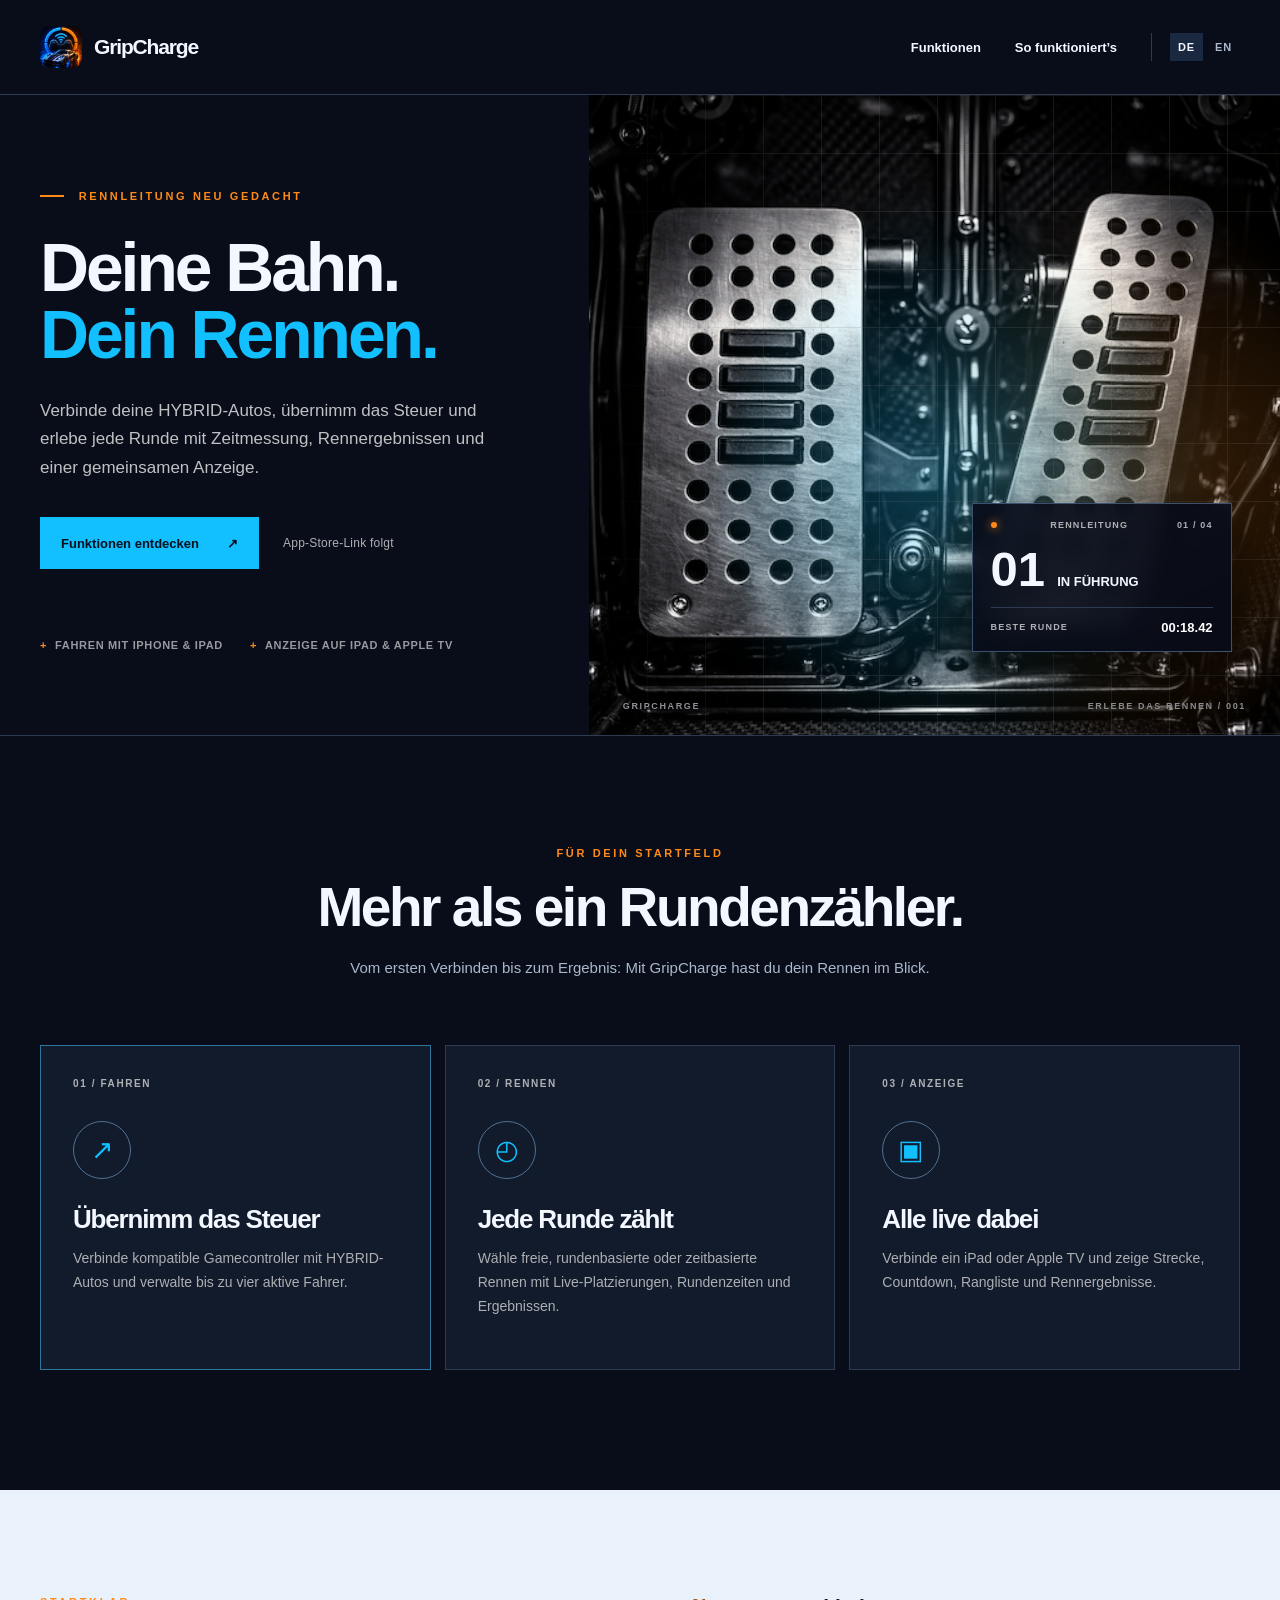
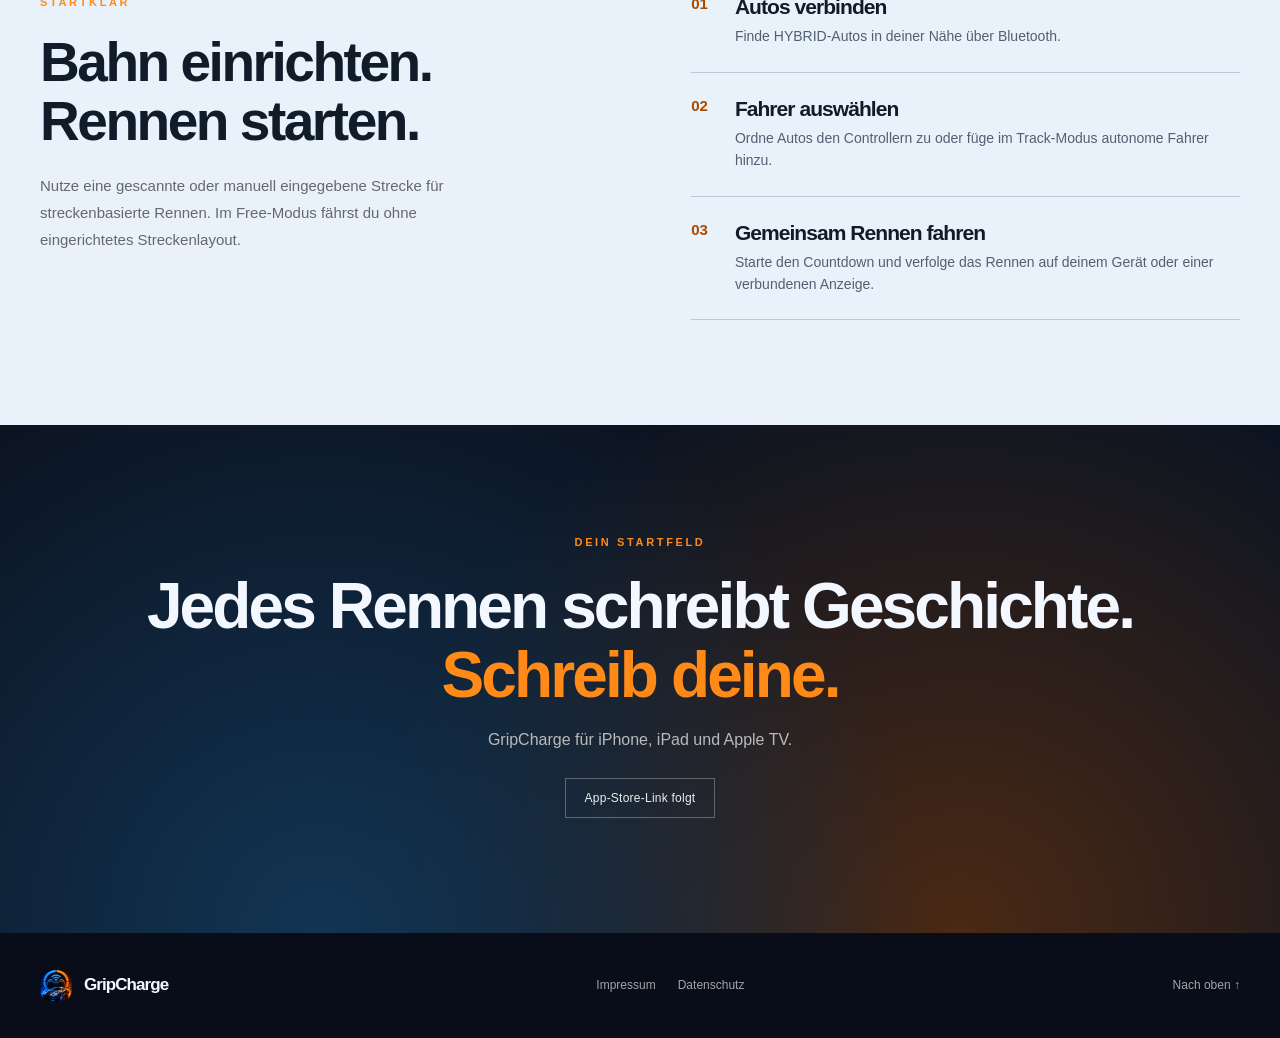
<file: index.html>
<!doctype html>
<html lang="de">
  <head>
    <meta charset="utf-8">
    <meta name="viewport" content="width=device-width, initial-scale=1">
    <meta name="theme-color" content="#101114">
    <meta name="description" content="GripCharge bringt Fahrzeugsteuerung, Zeitmessung und eine gemeinsame Rennanzeige auf deine HYBRID-Bahn.">
    <title>GripCharge — Deine Bahn. Dein Rennen.</title>
    <link rel="alternate" hreflang="de" href="index.html">
    <link rel="alternate" hreflang="en" href="en.html">
    <link rel="icon" type="image/png" href="assets/appicon.png">
    <link rel="stylesheet" href="styles.css">
  </head>
  <body>
    <header class="site-header">
      <a class="brand" href="#top" aria-label="GripCharge Startseite">
        <img src="assets/appicon.png" alt="" width="42" height="42">
        <span>GripCharge</span>
      </a>
      <nav aria-label="Hauptnavigation">
        <a href="#features">Funktionen</a>
        <a href="#how-it-works">So funktioniert’s</a>
        <div class="language-switch" role="group" aria-label="Sprache">
          <a href="index.html" lang="de" hreflang="de" aria-current="page">DE</a>
          <a href="en.html" lang="en" hreflang="en">EN</a>
        </div>
      </nav>
    </header>

    <main id="top">
      <section class="hero" aria-labelledby="hero-title">
        <div class="hero-copy">
          <p class="eyebrow"><span class="eyebrow-line"></span> RENNLEITUNG NEU GEDACHT</p>
          <h1 id="hero-title">Deine Bahn.<br><em>Dein Rennen.</em></h1>
          <p class="hero-description">Verbinde deine HYBRID-Autos, übernimm das Steuer und erlebe jede Runde mit Zeitmessung, Rennergebnissen und einer gemeinsamen Anzeige.</p>
          <div class="hero-actions">
            <a class="button button-primary" href="#features">Funktionen entdecken <span aria-hidden="true">↗</span></a>
            <span class="availability">App-Store-Link folgt</span>
          </div>
          <div class="hero-facts" aria-label="Unterstützte Geräte">
            <span>Fahren mit iPhone &amp; iPad</span>
            <span>Anzeige auf iPad &amp; Apple TV</span>
          </div>
        </div>
        <div class="hero-visual">
          <img class="pedals-image" src="assets/pedals.png" alt="Gas- und Bremspedal aus Metall" width="768" height="512">
          <div class="visual-glow"></div>
          <div class="visual-grid"></div>
          <div class="timing-card" aria-hidden="true">
            <div class="timing-top"><span class="live-dot"></span> RENNLEITUNG <span>01 / 04</span></div>
            <div class="timing-main"><strong>01</strong><span>IN FÜHRUNG</span></div>
            <div class="timing-bottom"><span>BESTE RUNDE</span><strong>00:18.42</strong></div>
          </div>
          <div class="visual-caption" aria-hidden="true"><span>GRIPCHARGE</span><span>ERLEBE DAS RENNEN / 001</span></div>
        </div>
      </section>

      <section class="section-intro" id="features" aria-labelledby="features-title">
        <p class="eyebrow">FÜR DEIN STARTFELD</p>
        <h2 id="features-title">Mehr als ein Rundenzähler.</h2>
        <p>Vom ersten Verbinden bis zum Ergebnis: Mit GripCharge hast du dein Rennen im Blick.</p>
      </section>

      <section class="feature-grid" aria-label="GripCharge Funktionen">
        <article class="feature-card feature-card-accent">
          <span class="feature-number">01 / FAHREN</span>
          <div class="feature-icon" aria-hidden="true">↗</div>
          <h3>Übernimm das Steuer</h3>
          <p>Verbinde kompatible Gamecontroller mit HYBRID-Autos und verwalte bis zu vier aktive Fahrer.</p>
        </article>
        <article class="feature-card">
          <span class="feature-number">02 / RENNEN</span>
          <div class="feature-icon" aria-hidden="true">◴</div>
          <h3>Jede Runde zählt</h3>
          <p>Wähle freie, rundenbasierte oder zeitbasierte Rennen mit Live-Platzierungen, Rundenzeiten und Ergebnissen.</p>
        </article>
        <article class="feature-card">
          <span class="feature-number">03 / ANZEIGE</span>
          <div class="feature-icon" aria-hidden="true">▣</div>
          <h3>Alle live dabei</h3>
          <p>Verbinde ein iPad oder Apple TV und zeige Strecke, Countdown, Rangliste und Rennergebnisse.</p>
        </article>
      </section>

      <section class="split-section" id="how-it-works" aria-labelledby="how-title">
        <div class="split-heading">
          <p class="eyebrow">STARTKLAR</p>
          <h2 id="how-title">Bahn einrichten.<br>Rennen starten.</h2>
          <p>Nutze eine gescannte oder manuell eingegebene Strecke für streckenbasierte Rennen. Im Free-Modus fährst du ohne eingerichtetes Streckenlayout.</p>
        </div>
        <ol class="steps">
          <li><span>01</span><div><h3>Autos verbinden</h3><p>Finde HYBRID-Autos in deiner Nähe über Bluetooth.</p></div></li>
          <li><span>02</span><div><h3>Fahrer auswählen</h3><p>Ordne Autos den Controllern zu oder füge im Track-Modus autonome Fahrer hinzu.</p></div></li>
          <li><span>03</span><div><h3>Gemeinsam Rennen fahren</h3><p>Starte den Countdown und verfolge das Rennen auf deinem Gerät oder einer verbundenen Anzeige.</p></div></li>
        </ol>
      </section>

      <section class="closing" aria-labelledby="closing-title">
        <p class="eyebrow">DEIN STARTFELD</p>
        <h2 id="closing-title">Jedes Rennen schreibt Geschichte.<br><em>Schreib deine.</em></h2>
        <p>GripCharge für iPhone, iPad und Apple TV.</p>
        <span class="availability availability-light">App-Store-Link folgt</span>
      </section>
    </main>

    <footer class="site-footer">
      <a class="brand" href="#top"><img src="assets/appicon.png" alt="" width="32" height="32"><span>GripCharge</span></a>
      <div class="footer-links"><a href="imprint.html">Impressum</a><a href="privacy.html">Datenschutz</a></div>
      <a href="#top">Nach oben ↑</a>
    </footer>
  </body>
</html>
</file>
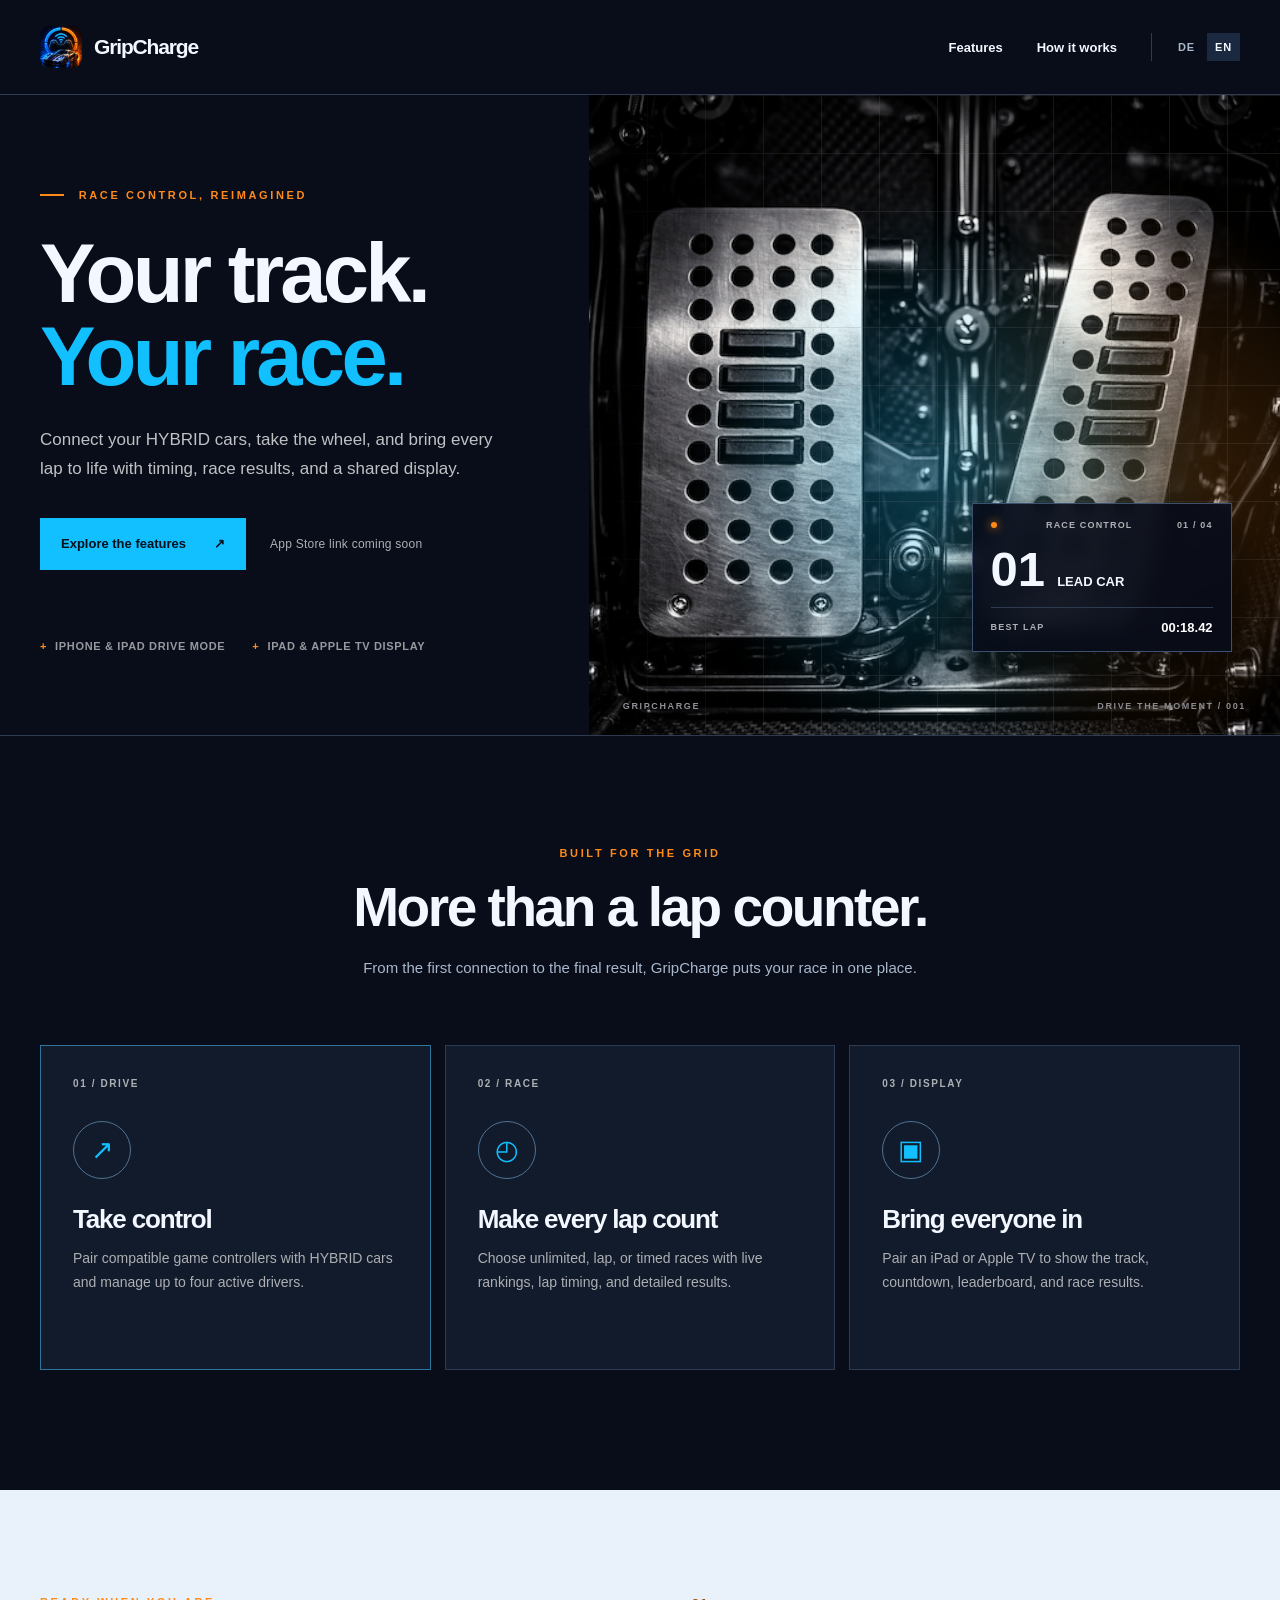
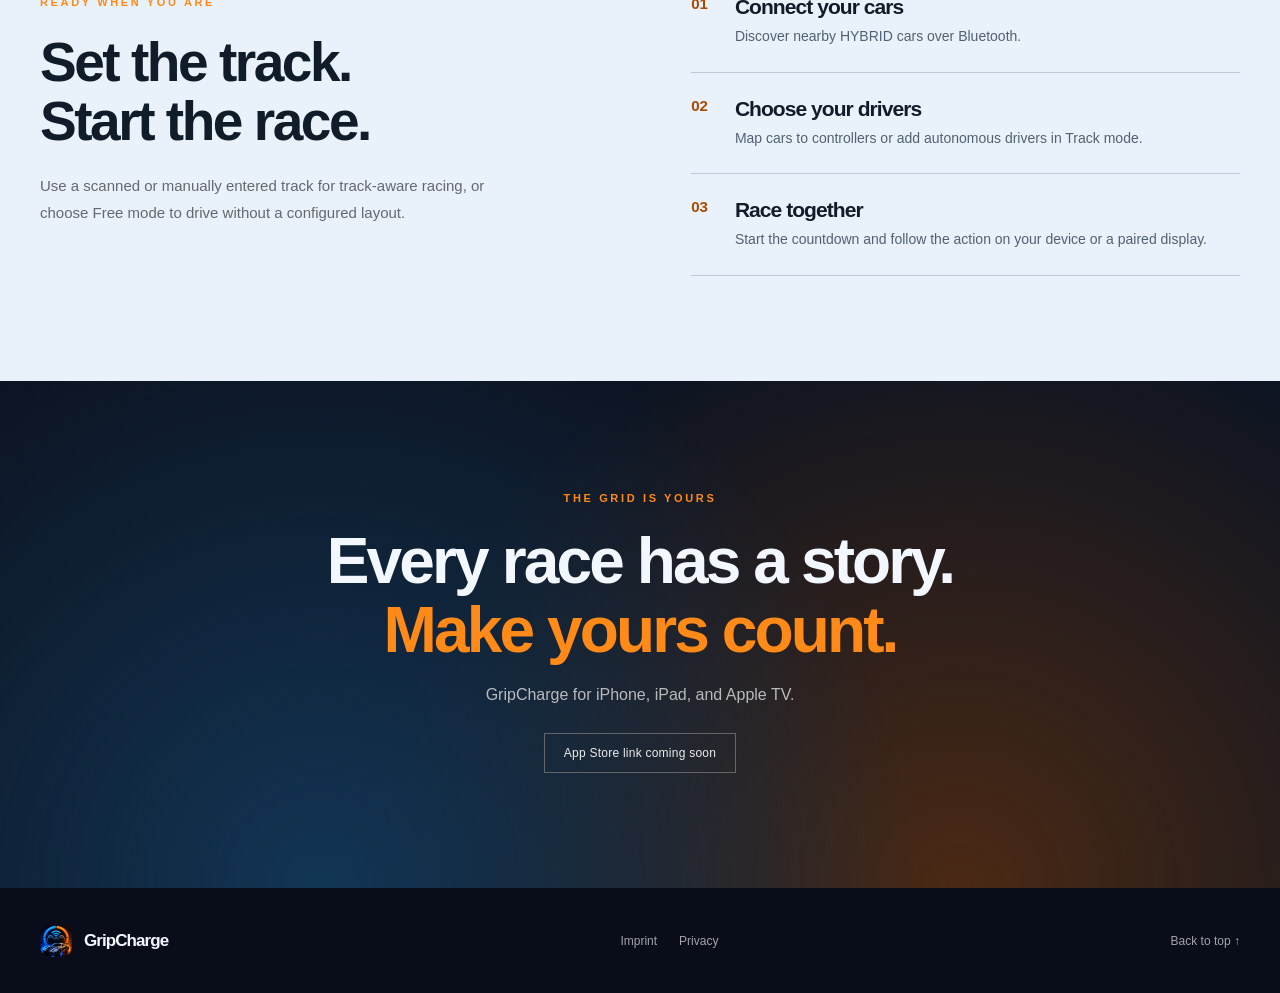
<file: en.html>
<!doctype html>
<html lang="en">
  <head>
    <meta charset="utf-8">
    <meta name="viewport" content="width=device-width, initial-scale=1">
    <meta name="theme-color" content="#101114">
    <meta name="description" content="GripCharge brings car control, race timing, and a shared display to your HYBRID track.">
    <title>GripCharge — Your track. Your race.</title>
    <link rel="alternate" hreflang="de" href="index.html">
    <link rel="alternate" hreflang="en" href="en.html">
    <link rel="icon" type="image/png" href="assets/appicon.png">
    <link rel="stylesheet" href="styles.css">
  </head>
  <body>
    <header class="site-header">
      <a class="brand" href="#top" aria-label="GripCharge home">
        <img src="assets/appicon.png" alt="" width="42" height="42">
        <span>GripCharge</span>
      </a>
      <nav aria-label="Main navigation">
        <a href="#features">Features</a>
        <a href="#how-it-works">How it works</a>
        <div class="language-switch" role="group" aria-label="Language">
          <a href="index.html" lang="de" hreflang="de">DE</a>
          <a href="en.html" lang="en" hreflang="en" aria-current="page">EN</a>
        </div>
      </nav>
    </header>

    <main id="top">
      <section class="hero" aria-labelledby="hero-title">
        <div class="hero-copy">
          <p class="eyebrow"><span class="eyebrow-line"></span> RACE CONTROL, REIMAGINED</p>
          <h1 id="hero-title">Your track.<br><em>Your race.</em></h1>
          <p class="hero-description">Connect your HYBRID cars, take the wheel, and bring every lap to life with timing, race results, and a shared display.</p>
          <div class="hero-actions">
            <a class="button button-primary" href="#features">Explore the features <span aria-hidden="true">↗</span></a>
            <span class="availability">App Store link coming soon</span>
          </div>
          <div class="hero-facts" aria-label="Supported experiences">
            <span>iPhone &amp; iPad drive mode</span>
            <span>iPad &amp; Apple TV display</span>
          </div>
        </div>
        <div class="hero-visual">
          <img class="pedals-image" src="assets/pedals.png" alt="Metal accelerator and brake pedals" width="768" height="512">
          <div class="visual-glow"></div>
          <div class="visual-grid"></div>
          <div class="timing-card" aria-hidden="true">
            <div class="timing-top"><span class="live-dot"></span> RACE CONTROL <span>01 / 04</span></div>
            <div class="timing-main"><strong>01</strong><span>LEAD CAR</span></div>
            <div class="timing-bottom"><span>BEST LAP</span><strong>00:18.42</strong></div>
          </div>
          <div class="visual-caption" aria-hidden="true"><span>GRIPCHARGE</span><span>DRIVE THE MOMENT / 001</span></div>
        </div>
      </section>

      <section class="section-intro" id="features" aria-labelledby="features-title">
        <p class="eyebrow">BUILT FOR THE GRID</p>
        <h2 id="features-title">More than a lap counter.</h2>
        <p>From the first connection to the final result, GripCharge puts your race in one place.</p>
      </section>

      <section class="feature-grid" aria-label="GripCharge features">
        <article class="feature-card feature-card-accent">
          <span class="feature-number">01 / DRIVE</span>
          <div class="feature-icon" aria-hidden="true">↗</div>
          <h3>Take control</h3>
          <p>Pair compatible game controllers with HYBRID cars and manage up to four active drivers.</p>
        </article>
        <article class="feature-card">
          <span class="feature-number">02 / RACE</span>
          <div class="feature-icon" aria-hidden="true">◴</div>
          <h3>Make every lap count</h3>
          <p>Choose unlimited, lap, or timed races with live rankings, lap timing, and detailed results.</p>
        </article>
        <article class="feature-card">
          <span class="feature-number">03 / DISPLAY</span>
          <div class="feature-icon" aria-hidden="true">▣</div>
          <h3>Bring everyone in</h3>
          <p>Pair an iPad or Apple TV to show the track, countdown, leaderboard, and race results.</p>
        </article>
      </section>

      <section class="split-section" id="how-it-works" aria-labelledby="how-title">
        <div class="split-heading">
          <p class="eyebrow">READY WHEN YOU ARE</p>
          <h2 id="how-title">Set the track.<br>Start the race.</h2>
          <p>Use a scanned or manually entered track for track-aware racing, or choose Free mode to drive without a configured layout.</p>
        </div>
        <ol class="steps">
          <li><span>01</span><div><h3>Connect your cars</h3><p>Discover nearby HYBRID cars over Bluetooth.</p></div></li>
          <li><span>02</span><div><h3>Choose your drivers</h3><p>Map cars to controllers or add autonomous drivers in Track mode.</p></div></li>
          <li><span>03</span><div><h3>Race together</h3><p>Start the countdown and follow the action on your device or a paired display.</p></div></li>
        </ol>
      </section>

      <section class="closing" aria-labelledby="closing-title">
        <p class="eyebrow">THE GRID IS YOURS</p>
        <h2 id="closing-title">Every race has a story.<br><em>Make yours count.</em></h2>
        <p>GripCharge for iPhone, iPad, and Apple TV.</p>
        <span class="availability availability-light">App Store link coming soon</span>
      </section>
    </main>

    <footer class="site-footer">
      <a class="brand" href="#top"><img src="assets/appicon.png" alt="" width="32" height="32"><span>GripCharge</span></a>
      <div class="footer-links"><a href="imprint.en.html">Imprint</a><a href="privacy.en.html">Privacy</a></div>
      <a href="#top">Back to top ↑</a>
    </footer>
  </body>
</html>
</file>
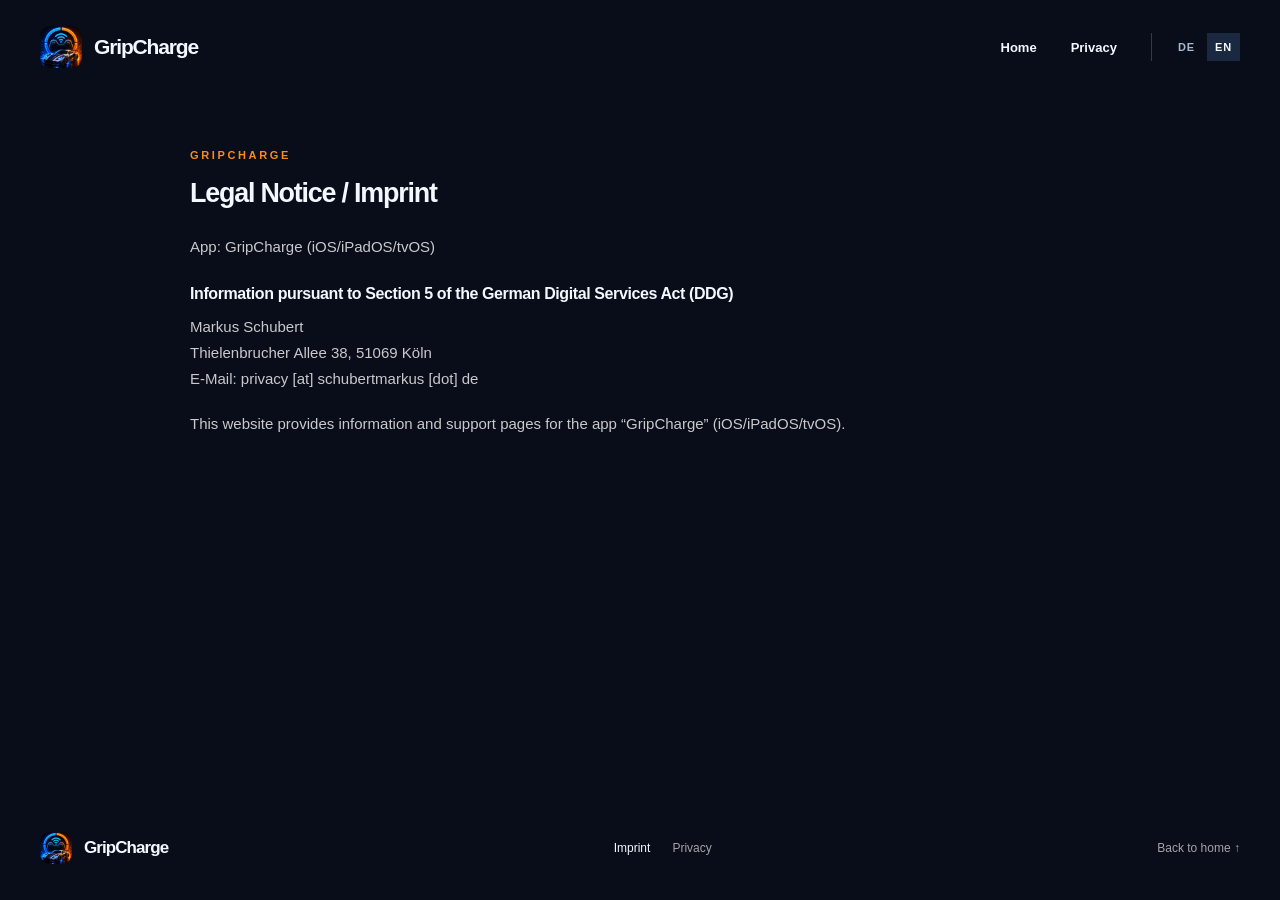
<file: imprint.en.html>
<!doctype html>
<html lang="en">
  <head>
    <meta charset="utf-8">
    <meta name="viewport" content="width=device-width, initial-scale=1">
    <meta name="theme-color" content="#101114">
    <title>Legal Notice / Imprint — GripCharge</title>
    <link rel="alternate" hreflang="de" href="imprint.html">
    <link rel="alternate" hreflang="en" href="imprint.en.html">
    <link rel="icon" type="image/png" href="assets/appicon.png">
    <link rel="stylesheet" href="styles.css">
  </head>
  <body>
    <header class="site-header">
      <a class="brand" href="en.html" aria-label="GripCharge home">
        <img src="assets/appicon.png" alt="" width="42" height="42">
        <span>GripCharge</span>
      </a>
      <nav aria-label="Main navigation">
        <a href="en.html">Home</a>
        <a href="privacy.en.html">Privacy</a>
        <div class="language-switch" role="group" aria-label="Language">
          <a href="imprint.html" lang="de" hreflang="de">DE</a>
          <a href="imprint.en.html" lang="en" hreflang="en" aria-current="page">EN</a>
        </div>
      </nav>
    </header>

    <main class="legal-page">
      <p class="eyebrow">GRIPCHARGE</p>
      <h1>Legal Notice / Imprint</h1>
      <div class="legal-content">
        <p>App: GripCharge (iOS/iPadOS/tvOS)</p>
        <h2>Information pursuant to Section 5 of the German Digital Services Act (DDG)</h2>
        <address>Markus Schubert<br>Thielenbrucher Allee 38, 51069 Köln<br>E-Mail: privacy [at] schubertmarkus [dot] de</address>
        <p>This website provides information and support pages for the app “GripCharge” (iOS/iPadOS/tvOS).</p>
      </div>
    </main>

    <footer class="site-footer">
      <a class="brand" href="en.html"><img src="assets/appicon.png" alt="" width="32" height="32"><span>GripCharge</span></a>
      <div class="footer-links"><a href="imprint.en.html" aria-current="page">Imprint</a><a href="privacy.en.html">Privacy</a></div>
      <a href="en.html">Back to home ↑</a>
    </footer>
  </body>
</html>
</file>
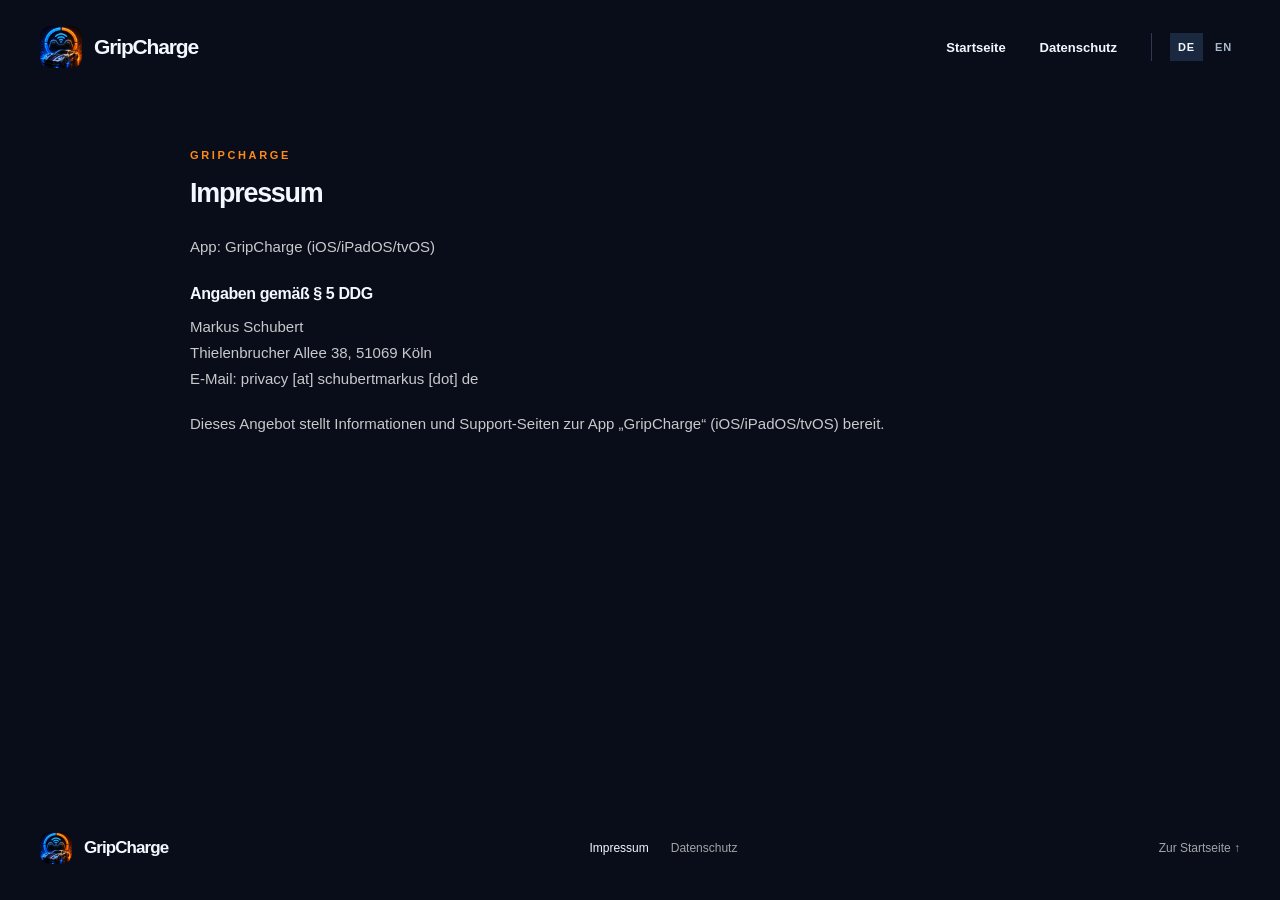
<file: imprint.html>
<!doctype html>
<html lang="de">
  <head>
    <meta charset="utf-8">
    <meta name="viewport" content="width=device-width, initial-scale=1">
    <meta name="theme-color" content="#101114">
    <title>Impressum — GripCharge</title>
    <link rel="alternate" hreflang="de" href="imprint.html">
    <link rel="alternate" hreflang="en" href="imprint.en.html">
    <link rel="icon" type="image/png" href="assets/appicon.png">
    <link rel="stylesheet" href="styles.css">
  </head>
  <body>
    <header class="site-header">
      <a class="brand" href="index.html" aria-label="GripCharge Startseite">
        <img src="assets/appicon.png" alt="" width="42" height="42">
        <span>GripCharge</span>
      </a>
      <nav aria-label="Hauptnavigation">
        <a href="index.html">Startseite</a>
        <a href="privacy.html">Datenschutz</a>
        <div class="language-switch" role="group" aria-label="Sprache">
          <a href="imprint.html" lang="de" hreflang="de" aria-current="page">DE</a>
          <a href="imprint.en.html" lang="en" hreflang="en">EN</a>
        </div>
      </nav>
    </header>

    <main class="legal-page">
      <p class="eyebrow">GRIPCHARGE</p>
      <h1>Impressum</h1>
      <div class="legal-content">
        <p>App: GripCharge (iOS/iPadOS/tvOS)</p>
        <h2>Angaben gemäß § 5 DDG</h2>
        <address>Markus Schubert<br>Thielenbrucher Allee 38, 51069 Köln<br>E-Mail: privacy [at] schubertmarkus [dot] de</address>
        <p>Dieses Angebot stellt Informationen und Support-Seiten zur App „GripCharge“ (iOS/iPadOS/tvOS) bereit.</p>
      </div>
    </main>

    <footer class="site-footer">
      <a class="brand" href="index.html"><img src="assets/appicon.png" alt="" width="32" height="32"><span>GripCharge</span></a>
      <div class="footer-links"><a href="imprint.html" aria-current="page">Impressum</a><a href="privacy.html">Datenschutz</a></div>
      <a href="index.html">Zur Startseite ↑</a>
    </footer>
  </body>
</html>
</file>
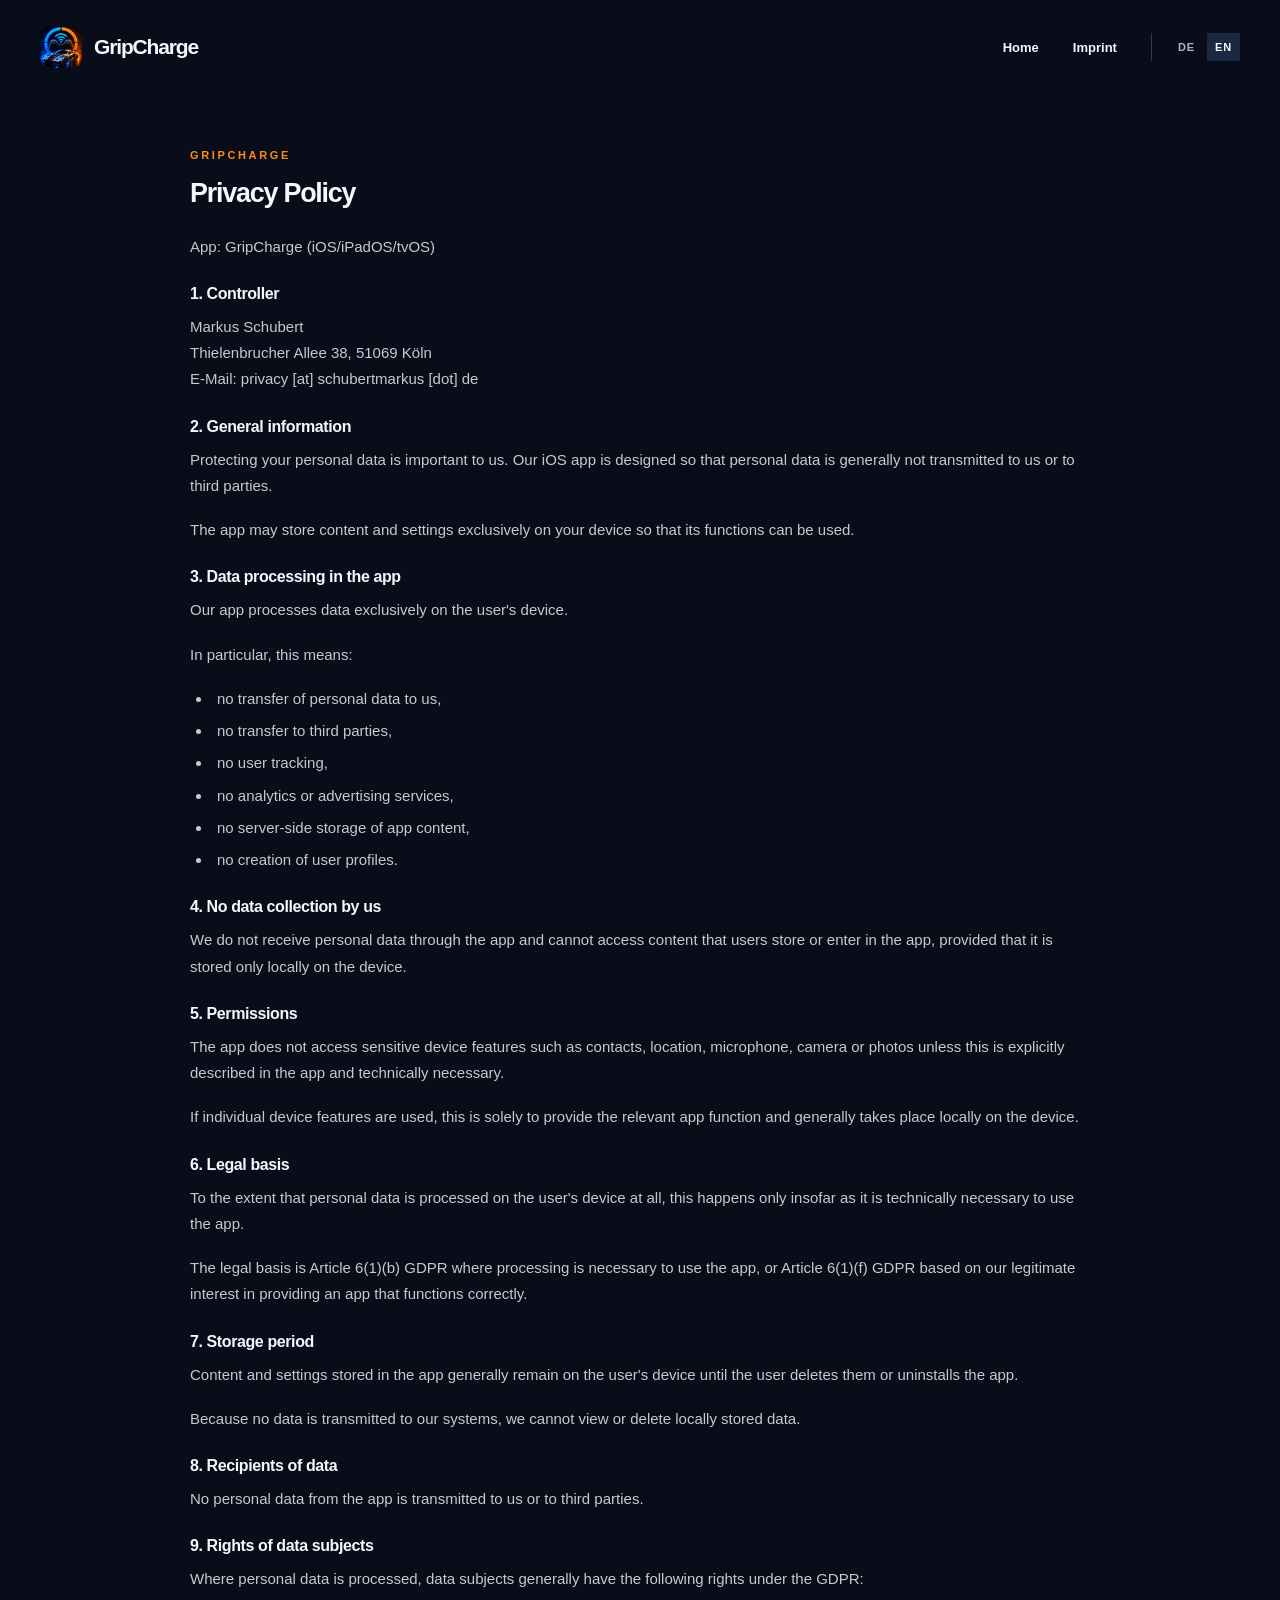
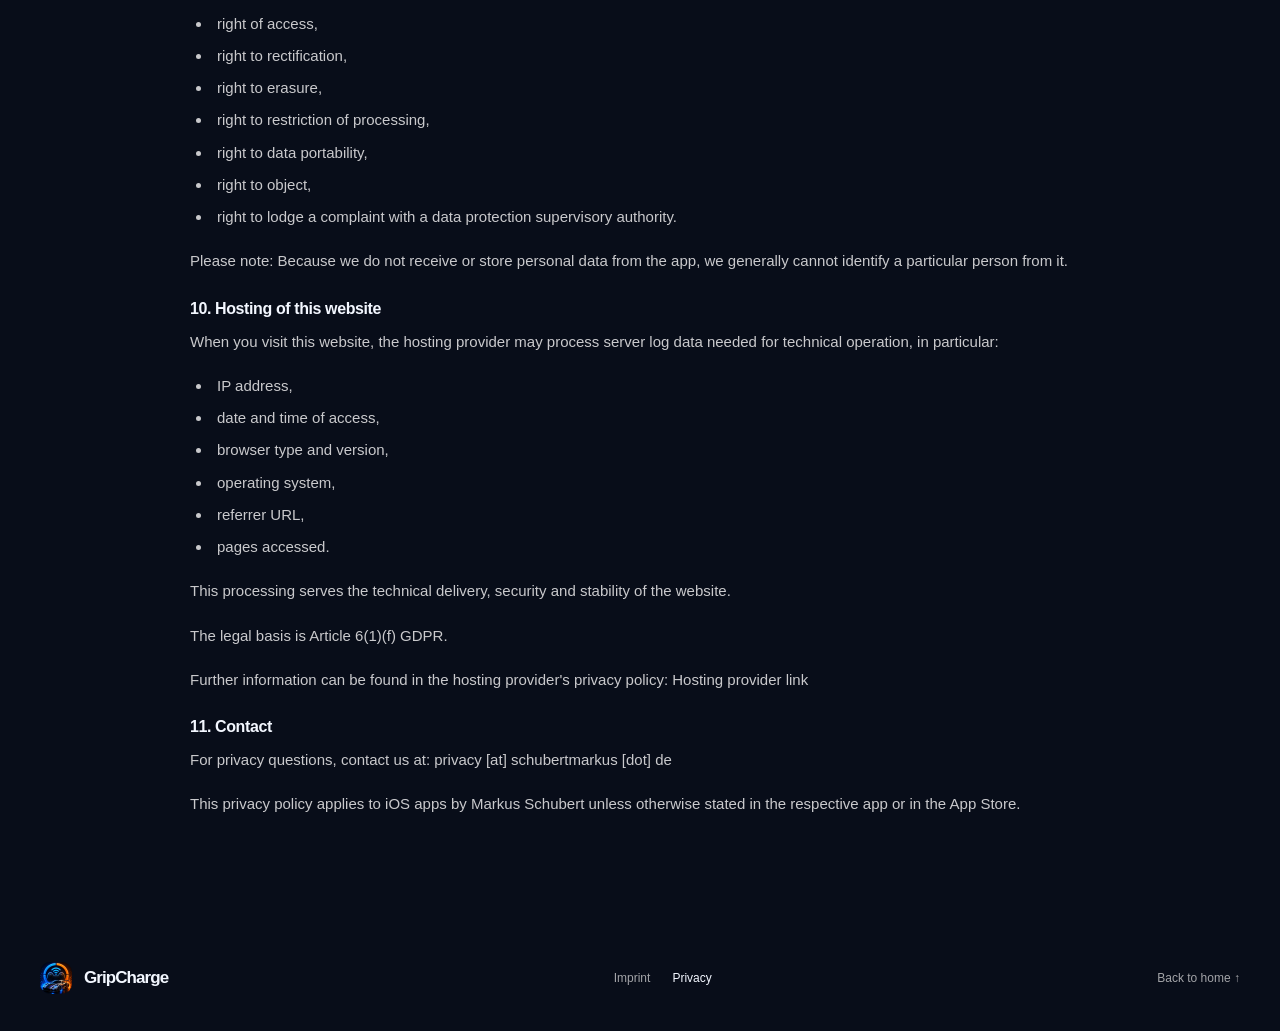
<file: privacy.en.html>
<!doctype html>
<html lang="en">
  <head>
    <meta charset="utf-8">
    <meta name="viewport" content="width=device-width, initial-scale=1">
    <meta name="theme-color" content="#101114">
    <title>Privacy Policy — GripCharge</title>
    <link rel="alternate" hreflang="de" href="privacy.html">
    <link rel="alternate" hreflang="en" href="privacy.en.html">
    <link rel="icon" type="image/png" href="assets/appicon.png">
    <link rel="stylesheet" href="styles.css">
  </head>
  <body>
    <header class="site-header">
      <a class="brand" href="en.html" aria-label="GripCharge home">
        <img src="assets/appicon.png" alt="" width="42" height="42">
        <span>GripCharge</span>
      </a>
      <nav aria-label="Main navigation">
        <a href="en.html">Home</a>
        <a href="imprint.en.html">Imprint</a>
        <div class="language-switch" role="group" aria-label="Language">
          <a href="privacy.html" lang="de" hreflang="de">DE</a>
          <a href="privacy.en.html" lang="en" hreflang="en" aria-current="page">EN</a>
        </div>
      </nav>
    </header>

    <main class="legal-page">
      <p class="eyebrow">GRIPCHARGE</p>
      <h1>Privacy Policy</h1>
      <div class="legal-content">
        <p>App: GripCharge (iOS/iPadOS/tvOS)</p>

        <h2>1. Controller</h2>
        <address>Markus Schubert<br>Thielenbrucher Allee 38, 51069 Köln<br>E-Mail: privacy [at] schubertmarkus [dot] de</address>
        <h2>2. General information</h2>
        <p>Protecting your personal data is important to us. Our iOS app is designed so that personal data is generally not transmitted to us or to third parties.</p>
        <p>The app may store content and settings exclusively on your device so that its functions can be used.</p>

        <h2>3. Data processing in the app</h2>
        <p>Our app processes data exclusively on the user's device.</p>
        <p>In particular, this means:</p>
        <ul>
          <li>no transfer of personal data to us,</li>
          <li>no transfer to third parties,</li>
          <li>no user tracking,</li>
          <li>no analytics or advertising services,</li>
          <li>no server-side storage of app content,</li>
          <li>no creation of user profiles.</li>
        </ul>

        <h2>4. No data collection by us</h2>
        <p>We do not receive personal data through the app and cannot access content that users store or enter in the app, provided that it is stored only locally on the device.</p>

        <h2>5. Permissions</h2>
        <p>The app does not access sensitive device features such as contacts, location, microphone, camera or photos unless this is explicitly described in the app and technically necessary.</p>
        <p>If individual device features are used, this is solely to provide the relevant app function and generally takes place locally on the device.</p>

        <h2>6. Legal basis</h2>
        <p>To the extent that personal data is processed on the user's device at all, this happens only insofar as it is technically necessary to use the app.</p>
        <p>The legal basis is Article 6(1)(b) GDPR where processing is necessary to use the app, or Article 6(1)(f) GDPR based on our legitimate interest in providing an app that functions correctly.</p>

        <h2>7. Storage period</h2>
        <p>Content and settings stored in the app generally remain on the user's device until the user deletes them or uninstalls the app.</p>
        <p>Because no data is transmitted to our systems, we cannot view or delete locally stored data.</p>

        <h2>8. Recipients of data</h2>
        <p>No personal data from the app is transmitted to us or to third parties.</p>

        <h2>9. Rights of data subjects</h2>
        <p>Where personal data is processed, data subjects generally have the following rights under the GDPR:</p>
        <ul>
          <li>right of access,</li>
          <li>right to rectification,</li>
          <li>right to erasure,</li>
          <li>right to restriction of processing,</li>
          <li>right to data portability,</li>
          <li>right to object,</li>
          <li>right to lodge a complaint with a data protection supervisory authority.</li>
        </ul>
        <p>Please note: Because we do not receive or store personal data from the app, we generally cannot identify a particular person from it.</p>

        <h2>10. Hosting of this website</h2>
        <p>When you visit this website, the hosting provider may process server log data needed for technical operation, in particular:</p>
        <ul>
          <li>IP address,</li>
          <li>date and time of access,</li>
          <li>browser type and version,</li>
          <li>operating system,</li>
          <li>referrer URL,</li>
          <li>pages accessed.</li>
        </ul>
        <p>This processing serves the technical delivery, security and stability of the website.</p>
        <p>The legal basis is Article 6(1)(f) GDPR.</p>
        <p>Further information can be found in the hosting provider's privacy policy: Hosting provider link</p>

        <h2>11. Contact</h2>
        <p>For privacy questions, contact us at: privacy [at] schubertmarkus [dot] de</p>
        <p>This privacy policy applies to iOS apps by Markus Schubert unless otherwise stated in the respective app or in the App Store.</p>
      </div>
    </main>

    <footer class="site-footer">
      <a class="brand" href="en.html"><img src="assets/appicon.png" alt="" width="32" height="32"><span>GripCharge</span></a>
      <div class="footer-links"><a href="imprint.en.html">Imprint</a><a href="privacy.en.html" aria-current="page">Privacy</a></div>
      <a href="en.html">Back to home ↑</a>
    </footer>
  </body>
</html>
</file>
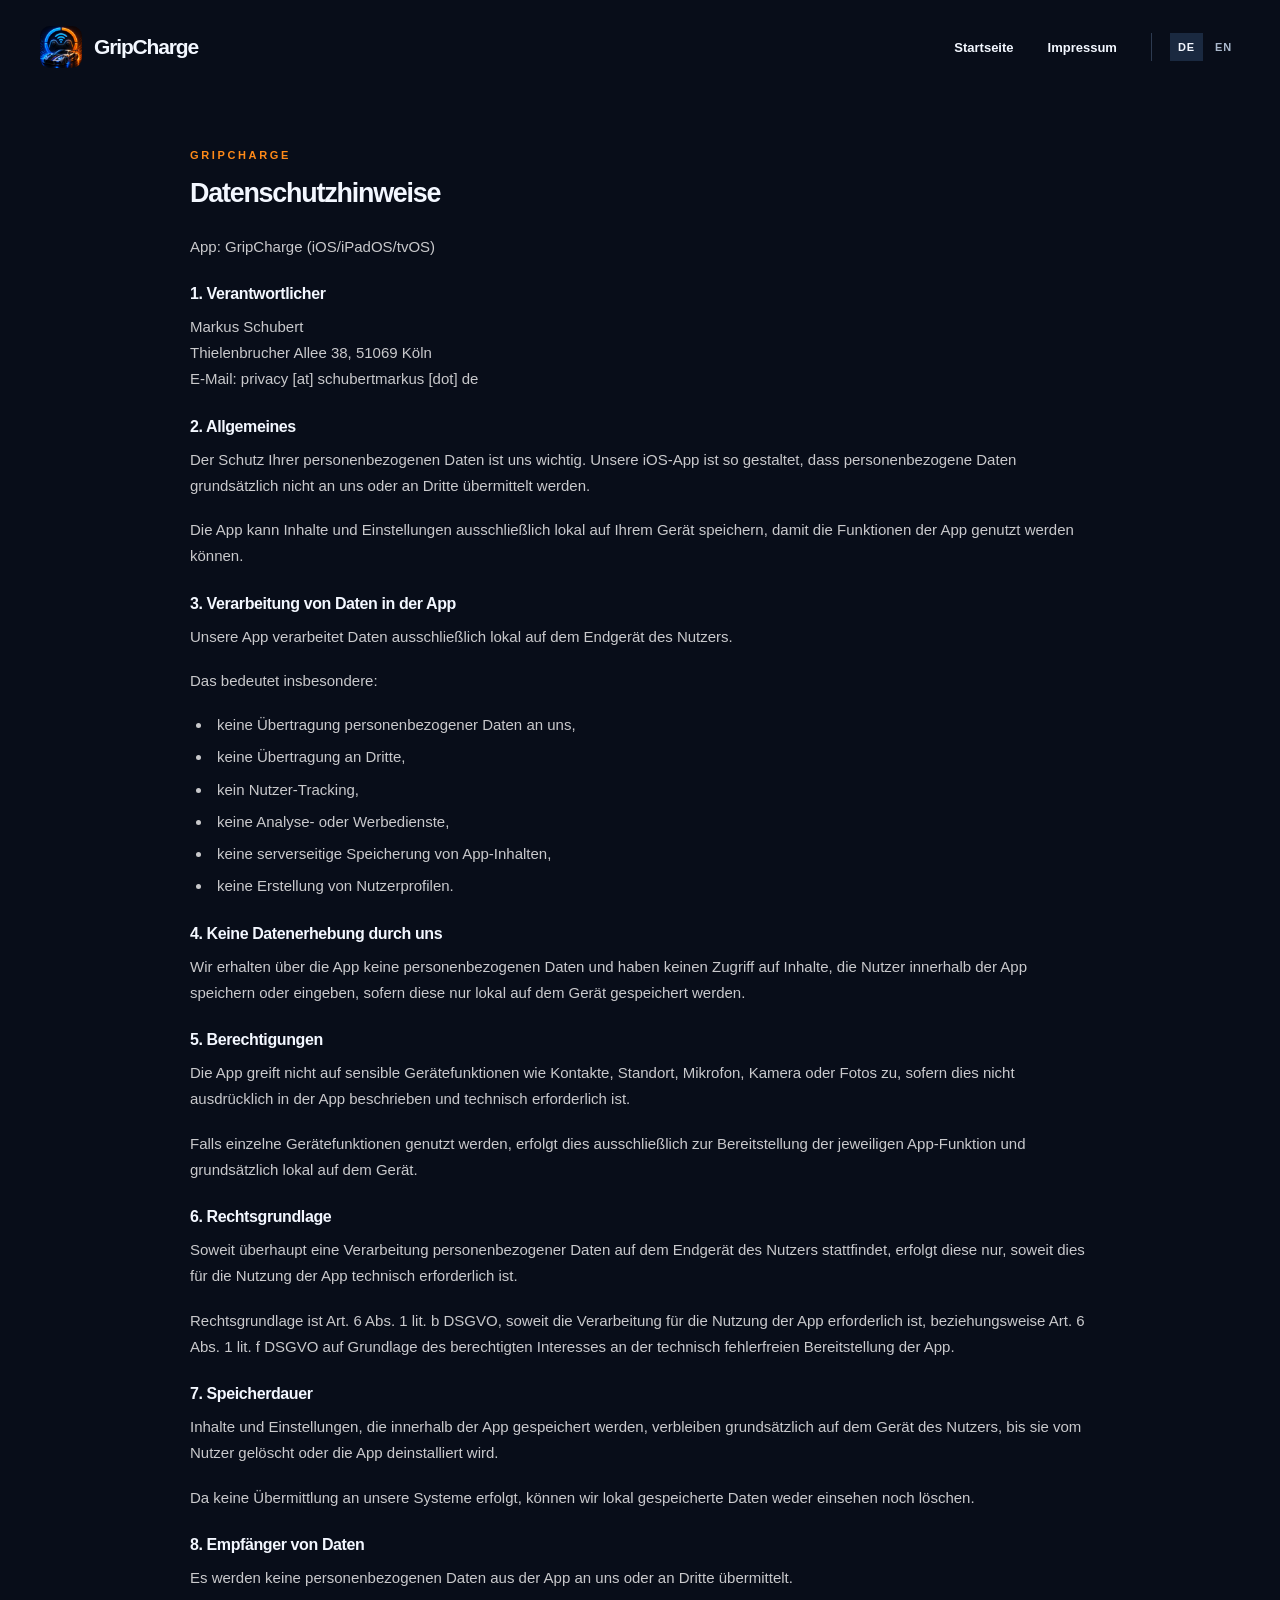
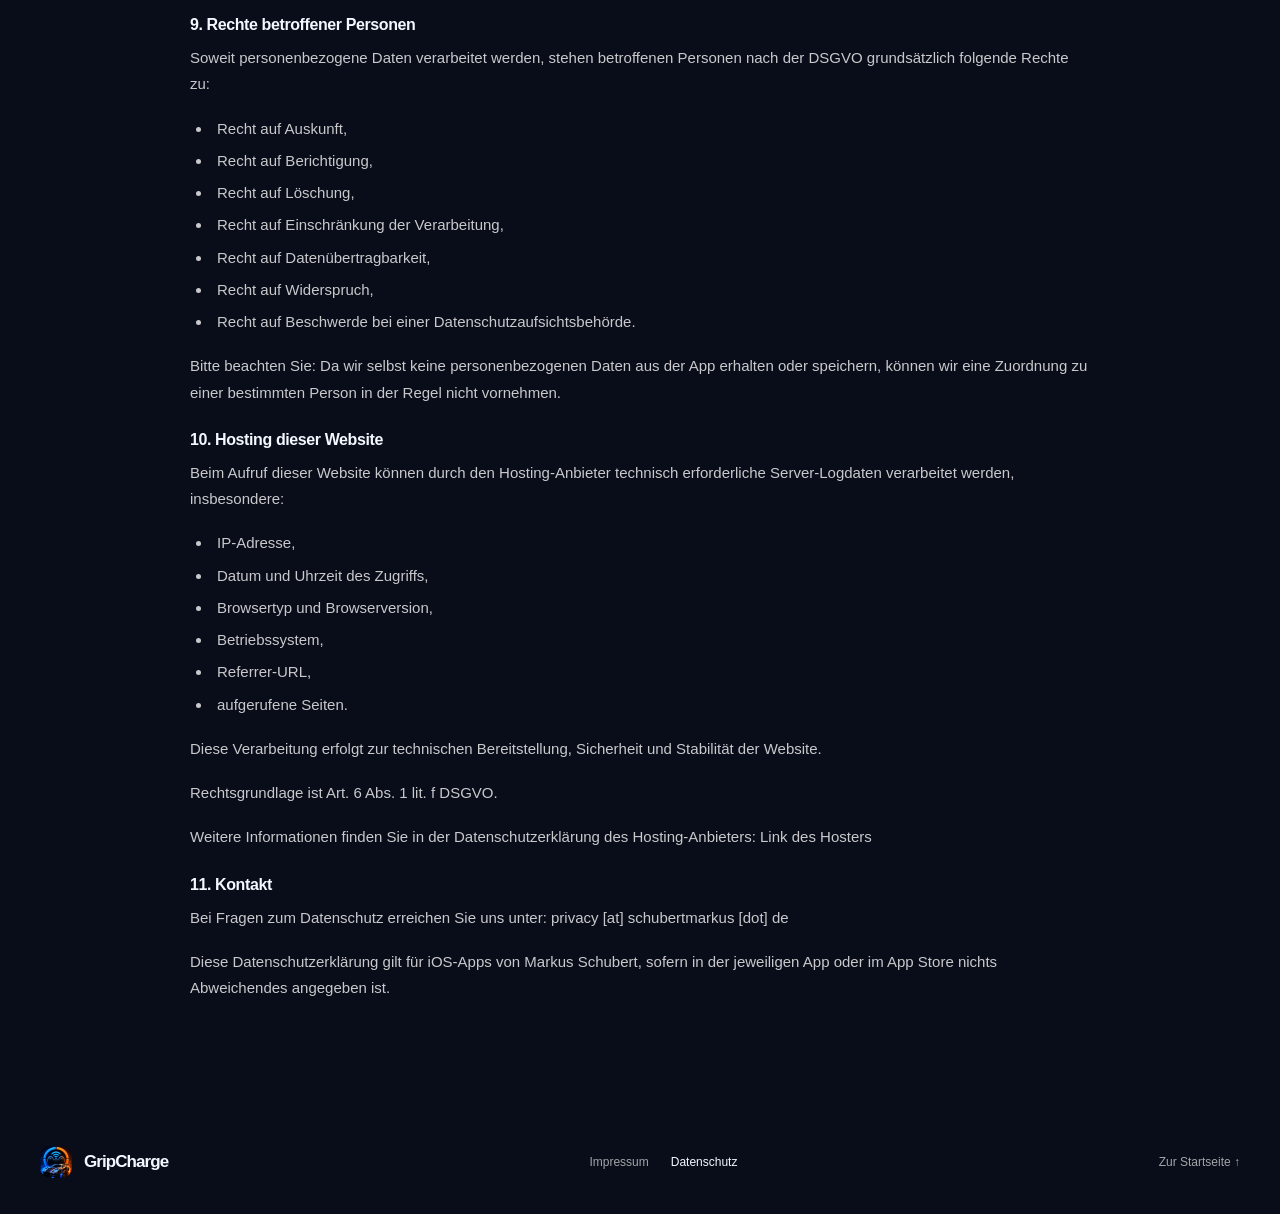
<file: privacy.html>
<!doctype html>
<html lang="de">
  <head>
    <meta charset="utf-8">
    <meta name="viewport" content="width=device-width, initial-scale=1">
    <meta name="theme-color" content="#101114">
    <title>Datenschutzhinweise — GripCharge</title>
    <link rel="alternate" hreflang="de" href="privacy.html">
    <link rel="alternate" hreflang="en" href="privacy.en.html">
    <link rel="icon" type="image/png" href="assets/appicon.png">
    <link rel="stylesheet" href="styles.css">
  </head>
  <body>
    <header class="site-header">
      <a class="brand" href="index.html" aria-label="GripCharge Startseite">
        <img src="assets/appicon.png" alt="" width="42" height="42">
        <span>GripCharge</span>
      </a>
      <nav aria-label="Hauptnavigation">
        <a href="index.html">Startseite</a>
        <a href="imprint.html">Impressum</a>
        <div class="language-switch" role="group" aria-label="Sprache">
          <a href="privacy.html" lang="de" hreflang="de" aria-current="page">DE</a>
          <a href="privacy.en.html" lang="en" hreflang="en">EN</a>
        </div>
      </nav>
    </header>

    <main class="legal-page">
      <p class="eyebrow">GRIPCHARGE</p>
      <h1>Datenschutzhinweise</h1>
      <div class="legal-content">
        <p>App: GripCharge (iOS/iPadOS/tvOS)</p>

        <h2>1. Verantwortlicher</h2>
        <address>Markus Schubert<br>Thielenbrucher Allee 38, 51069 Köln<br>E-Mail: privacy [at] schubertmarkus [dot] de</address>

        <h2>2. Allgemeines</h2>
        <p>Der Schutz Ihrer personenbezogenen Daten ist uns wichtig. Unsere iOS-App ist so gestaltet, dass personenbezogene Daten grundsätzlich nicht an uns oder an Dritte übermittelt werden.</p>
        <p>Die App kann Inhalte und Einstellungen ausschließlich lokal auf Ihrem Gerät speichern, damit die Funktionen der App genutzt werden können.</p>

        <h2>3. Verarbeitung von Daten in der App</h2>
        <p>Unsere App verarbeitet Daten ausschließlich lokal auf dem Endgerät des Nutzers.</p>
        <p>Das bedeutet insbesondere:</p>
        <ul>
          <li>keine Übertragung personenbezogener Daten an uns,</li>
          <li>keine Übertragung an Dritte,</li>
          <li>kein Nutzer-Tracking,</li>
          <li>keine Analyse- oder Werbedienste,</li>
          <li>keine serverseitige Speicherung von App-Inhalten,</li>
          <li>keine Erstellung von Nutzerprofilen.</li>
        </ul>

        <h2>4. Keine Datenerhebung durch uns</h2>
        <p>Wir erhalten über die App keine personenbezogenen Daten und haben keinen Zugriff auf Inhalte, die Nutzer innerhalb der App speichern oder eingeben, sofern diese nur lokal auf dem Gerät gespeichert werden.</p>

        <h2>5. Berechtigungen</h2>
        <p>Die App greift nicht auf sensible Gerätefunktionen wie Kontakte, Standort, Mikrofon, Kamera oder Fotos zu, sofern dies nicht ausdrücklich in der App beschrieben und technisch erforderlich ist.</p>
        <p>Falls einzelne Gerätefunktionen genutzt werden, erfolgt dies ausschließlich zur Bereitstellung der jeweiligen App-Funktion und grundsätzlich lokal auf dem Gerät.</p>

        <h2>6. Rechtsgrundlage</h2>
        <p>Soweit überhaupt eine Verarbeitung personenbezogener Daten auf dem Endgerät des Nutzers stattfindet, erfolgt diese nur, soweit dies für die Nutzung der App technisch erforderlich ist.</p>
        <p>Rechtsgrundlage ist Art. 6 Abs. 1 lit. b DSGVO, soweit die Verarbeitung für die Nutzung der App erforderlich ist, beziehungsweise Art. 6 Abs. 1 lit. f DSGVO auf Grundlage des berechtigten Interesses an der technisch fehlerfreien Bereitstellung der App.</p>

        <h2>7. Speicherdauer</h2>
        <p>Inhalte und Einstellungen, die innerhalb der App gespeichert werden, verbleiben grundsätzlich auf dem Gerät des Nutzers, bis sie vom Nutzer gelöscht oder die App deinstalliert wird.</p>
        <p>Da keine Übermittlung an unsere Systeme erfolgt, können wir lokal gespeicherte Daten weder einsehen noch löschen.</p>

        <h2>8. Empfänger von Daten</h2>
        <p>Es werden keine personenbezogenen Daten aus der App an uns oder an Dritte übermittelt.</p>

        <h2>9. Rechte betroffener Personen</h2>
        <p>Soweit personenbezogene Daten verarbeitet werden, stehen betroffenen Personen nach der DSGVO grundsätzlich folgende Rechte zu:</p>
        <ul>
          <li>Recht auf Auskunft,</li>
          <li>Recht auf Berichtigung,</li>
          <li>Recht auf Löschung,</li>
          <li>Recht auf Einschränkung der Verarbeitung,</li>
          <li>Recht auf Datenübertragbarkeit,</li>
          <li>Recht auf Widerspruch,</li>
          <li>Recht auf Beschwerde bei einer Datenschutzaufsichtsbehörde.</li>
        </ul>
        <p>Bitte beachten Sie: Da wir selbst keine personenbezogenen Daten aus der App erhalten oder speichern, können wir eine Zuordnung zu einer bestimmten Person in der Regel nicht vornehmen.</p>

        <h2>10. Hosting dieser Website</h2>
        <p>Beim Aufruf dieser Website können durch den Hosting-Anbieter technisch erforderliche Server-Logdaten verarbeitet werden, insbesondere:</p>
        <ul>
          <li>IP-Adresse,</li>
          <li>Datum und Uhrzeit des Zugriffs,</li>
          <li>Browsertyp und Browserversion,</li>
          <li>Betriebssystem,</li>
          <li>Referrer-URL,</li>
          <li>aufgerufene Seiten.</li>
        </ul>
        <p>Diese Verarbeitung erfolgt zur technischen Bereitstellung, Sicherheit und Stabilität der Website.</p>
        <p>Rechtsgrundlage ist Art. 6 Abs. 1 lit. f DSGVO.</p>
        <p>Weitere Informationen finden Sie in der Datenschutzerklärung des Hosting-Anbieters: Link des Hosters</p>

        <h2>11. Kontakt</h2>
        <p>Bei Fragen zum Datenschutz erreichen Sie uns unter: privacy [at] schubertmarkus [dot] de</p>
        <p>Diese Datenschutzerklärung gilt für iOS-Apps von Markus Schubert, sofern in der jeweiligen App oder im App Store nichts Abweichendes angegeben ist.</p>
      </div>
    </main>

    <footer class="site-footer">
      <a class="brand" href="index.html"><img src="assets/appicon.png" alt="" width="32" height="32"><span>GripCharge</span></a>
      <div class="footer-links"><a href="imprint.html">Impressum</a><a href="privacy.html" aria-current="page">Datenschutz</a></div>
      <a href="index.html">Zur Startseite ↑</a>
    </footer>
  </body>
</html>
</file>
<file: styles.css>
:root{color-scheme:dark;--bg:#080d19;--panel:#121b2b;--ink:#f3f7ff;--muted:#aab8cc;--line:#2d3a50;--blue:#12bfff;--orange:#ff8a18}
*{box-sizing:border-box}
html{scroll-behavior:smooth}
body{margin:0;background:var(--bg);color:var(--ink);font-family:Arial,Helvetica,sans-serif;-webkit-font-smoothing:antialiased}
a{color:inherit;text-decoration:none}
img{display:block;max-width:100%}
h1,h2,h3,p{margin-top:0}
h1,h2,h3{font-family:Arial,Helvetica,sans-serif;letter-spacing:-.045em}
.site-header,.site-footer{width:min(100% - 80px,1440px);margin:auto;display:flex;align-items:center;justify-content:space-between}
.site-header{height:94px;position:relative;z-index:2}
.brand{display:inline-flex;align-items:center;gap:12px;font-family:Arial,Helvetica,sans-serif;font-size:21px;font-weight:700;letter-spacing:-.055em}
.brand img{border-radius:10px}
nav{display:flex;align-items:center;gap:34px;font-size:13px;font-weight:700}
nav a,.site-footer a:last-child{transition:color .2s}
nav a:hover,.site-footer a:last-child:hover{color:var(--blue)}
.language-switch{display:flex;align-items:center;gap:4px;padding-left:18px;border-left:1px solid var(--line)}
.language-switch a{padding:8px;color:var(--muted);font-size:11px;letter-spacing:.08em}
.language-switch a[aria-current="page"]{color:var(--ink);background:#1a2940}
.language-switch a:focus-visible{outline:2px solid var(--blue);outline-offset:2px}
.hero{min-height:640px;display:grid;grid-template-columns:46% 54%;border-top:1px solid var(--line);border-bottom:1px solid var(--line)}
.hero-copy{padding:88px 5vw 78px max(40px,calc((100vw - 1360px)/2));align-self:center;position:relative;z-index:1}
.eyebrow{color:var(--orange);font-size:11px;font-weight:700;letter-spacing:.24em;line-height:1.4}
.eyebrow-line{display:inline-block;width:24px;height:2px;margin:0 9px 3px 0;background:var(--orange)}
h1{font-size:clamp(64px,6.5vw,112px);line-height:.99;margin:30px 0 28px;white-space:nowrap}
html[lang="de"] .hero h1{font-size:clamp(54px,5.3vw,92px)}
h1 em{color:var(--blue);font-style:normal}.closing h2 em{color:var(--orange);font-style:normal}
.hero-description{max-width:480px;color:#c0c1c3;font-size:17px;line-height:1.7}
.hero-actions{display:flex;align-items:center;flex-wrap:wrap;gap:24px;margin-top:34px}
.button{display:inline-flex;align-items:center;justify-content:space-between;gap:28px;min-height:52px;padding:0 21px;font-size:13px;font-weight:700;transition:transform .2s,background .2s}
.button:hover{transform:translateY(-2px)}
.button-primary{background:var(--blue);color:#07111e}
.button-primary:hover{background:#62d8ff}
.availability{color:#aeb0b4;font-size:12px;letter-spacing:.02em}
.hero-facts{display:flex;flex-wrap:wrap;gap:14px 27px;margin-top:70px;color:#97999e;font-size:11px;font-weight:700;letter-spacing:.06em;text-transform:uppercase}
.hero-facts span::before{content:'+';color:var(--orange);margin-right:8px}
.hero-visual{min-height:640px;position:relative;overflow:hidden;isolation:isolate;background:#0b1424}
.pedals-image{position:absolute;inset:0;width:100%;height:100%;object-fit:cover;object-position:center}
.visual-grid{position:absolute;inset:0;opacity:.18;background-image:linear-gradient(#777 1px,transparent 1px),linear-gradient(90deg,#777 1px,transparent 1px);background-size:58px 58px;mask-image:linear-gradient(90deg,transparent,#000 30%)}
.visual-glow{position:absolute;width:620px;height:620px;left:19%;top:12%;border-radius:50%;background:radial-gradient(circle at 35% 50%,rgba(18,191,255,.3),transparent 55%),radial-gradient(circle at 75% 50%,rgba(255,138,24,.2),transparent 55%);filter:blur(20px)}
.timing-card{position:absolute;z-index:3;right:7%;bottom:13%;width:260px;padding:16px 18px;background:rgba(8,13,25,.92);border:1px solid #3b516f;box-shadow:0 18px 50px #0008;backdrop-filter:blur(10px)}
.timing-top,.timing-bottom{display:flex;align-items:center;justify-content:space-between;color:#aeb0b4;font-size:9px;font-weight:700;letter-spacing:.13em}
.live-dot{width:6px;height:6px;margin-right:5px;background:var(--orange);border-radius:50%;box-shadow:0 0 10px var(--orange)}
.timing-main{display:flex;align-items:baseline;gap:12px;margin:15px 0 13px;font-family:Arial,Helvetica,sans-serif}
.timing-main strong{font-size:49px;line-height:1}.timing-main span{font-size:13px;font-weight:700}
.timing-bottom{padding-top:12px;border-top:1px solid var(--line)}.timing-bottom strong{color:#fff;font-size:13px;letter-spacing:0}
.visual-caption{position:absolute;bottom:24px;left:34px;right:34px;display:flex;justify-content:space-between;color:#8f9095;font-size:9px;font-weight:700;letter-spacing:.18em}
.section-intro{text-align:center;padding:110px 24px 50px}
.section-intro h2,.split-heading h2{font-size:clamp(38px,4.3vw,66px);line-height:1.08;margin:17px 0}
.section-intro>p:last-child{color:var(--muted);font-size:15px;line-height:1.7}
.feature-grid{width:min(100% - 80px,1360px);margin:0 auto 120px;display:grid;grid-template-columns:repeat(3,1fr);gap:14px}
.feature-card{min-height:325px;padding:32px;background:var(--panel);border:1px solid #2d3c53;display:flex;flex-direction:column}
.feature-card-accent{background:var(--panel);border-color:#2e749b}
.feature-number{color:#aeb0b4;font-size:10px;font-weight:700;letter-spacing:.16em}
.feature-icon{width:58px;height:58px;display:grid;place-items:center;margin:32px 0 25px;border:1px solid #507193;border-radius:50%;color:var(--blue);font-family:Arial,sans-serif;font-size:27px}
.feature-card h3{font-size:26px;margin:0 0 12px}.feature-card p{max-width:330px;margin:0;color:#adafb3;font-size:14px;line-height:1.7}
.split-section{display:grid;grid-template-columns:1fr 1fr;gap:8vw;padding:105px max(40px,calc((100vw - 1360px)/2));background:#e9f1fa;color:#101c2a}
.split-heading h2{margin:22px 0 20px}.split-heading>p:last-child{max-width:450px;color:#66686b;font-size:15px;line-height:1.8}
.steps{list-style:none;padding:0;margin:0}.steps li{display:flex;gap:27px;padding:24px 0;border-bottom:1px solid #bbc9d9}.steps li:first-child{padding-top:0}.steps li>span{color:#a94a00;font-family:Arial,Helvetica,sans-serif;font-size:15px;font-weight:700}.steps h3{font-size:21px;margin:0 0 6px}.steps p{margin:0;color:#526172;font-size:14px;line-height:1.6}
.closing{text-align:center;padding:110px 24px 115px;background:radial-gradient(circle at 25% 100%,#123554,transparent 55%),radial-gradient(circle at 75% 100%,#4a2914,transparent 55%),#0c1422}
.closing h2{font-size:clamp(42px,5vw,76px);line-height:1.08;margin:21px 0}.closing>p:not(.eyebrow){color:#b9babc}.availability-light{display:inline-block;margin-top:13px;padding:12px 19px;border:1px solid #65666a;color:#ededed}
.site-footer{min-height:105px;gap:24px}.site-footer .brand{font-size:17px}.site-footer p,.site-footer>a:last-child{margin:0;color:#a3a4a8;font-size:12px}
.footer-links{display:flex;align-items:center;flex-wrap:wrap;gap:10px 22px;font-size:12px}
.footer-links a{color:#a3a4a8;transition:color .2s}
.footer-links a:hover,.footer-links a[aria-current="page"]{color:var(--ink)}
.legal-page{width:min(100% - 80px,900px);min-height:calc(100vh - 199px);margin:0 auto;padding:54px 0 90px}
.legal-page h1{font-size:clamp(24px,2.1vw,30px);line-height:1.2;margin:14px 0 24px;white-space:normal}
.legal-content{color:#c9c9cc;font-size:15px;line-height:1.75;overflow-wrap:anywhere}
.legal-content h2,.legal-content h3{color:var(--ink);line-height:1.25;letter-spacing:-.025em}
.legal-content h2{font-size:16px;margin:24px 0 10px}.legal-content h3{font-size:15px;margin:20px 0 8px}
.legal-content p,.legal-content address,.legal-content ul{margin:0 0 18px}
.legal-content address{font-style:normal}
.legal-content ul{padding-left:22px}.legal-content li{padding-left:5px;margin-bottom:6px}
.legal-content a{color:var(--ink);text-decoration:underline;text-decoration-color:var(--blue);text-underline-offset:4px}
.legal-content a:hover{color:var(--blue)}
@media(max-width:1050px){.hero{grid-template-columns:1fr}.hero-copy{padding:70px 40px}.hero-visual{min-height:560px}.hero-facts{margin-top:45px}.split-section{gap:40px}.feature-grid{width:min(100% - 48px,1360px)}}
@media(max-width:700px){.site-header,.site-footer{width:calc(100% - 36px)}.site-header{height:72px}.brand{font-size:18px}.brand img{width:34px;height:34px}nav{gap:16px;font-size:11px}nav>a{display:none}.language-switch{padding-left:0;border-left:0}.hero-copy{padding:64px 24px 58px}.hero h1{font-size:clamp(55px,12vw,78px);white-space:normal}.hero-description{font-size:15px}.hero-facts{margin-top:44px}.hero-visual{min-height:440px}.timing-card{width:210px;right:5%;bottom:11%;padding:12px}.timing-main strong{font-size:38px}.section-intro{padding:78px 22px 38px}.feature-grid{width:calc(100% - 36px);grid-template-columns:1fr;margin-bottom:80px}.feature-card{min-height:270px;padding:26px}.feature-icon{margin:20px 0}.split-section{grid-template-columns:1fr;padding:74px 24px}.closing{padding:82px 20px}.site-footer{padding:30px 0;flex-wrap:wrap}.site-footer p{order:3;width:100%}}
@media(prefers-reduced-motion:reduce){html{scroll-behavior:auto}.button,nav a,.site-footer a:last-child{transition:none}}
@media(max-width:700px){.legal-page{width:calc(100% - 40px);padding:40px 0 70px}.legal-page h1{margin-bottom:20px}.legal-content{font-size:14px}.legal-content h2{font-size:15px}.legal-content h3{font-size:14px}.site-footer .footer-links{order:2}.site-footer>a:last-child{order:3}}
</file>
